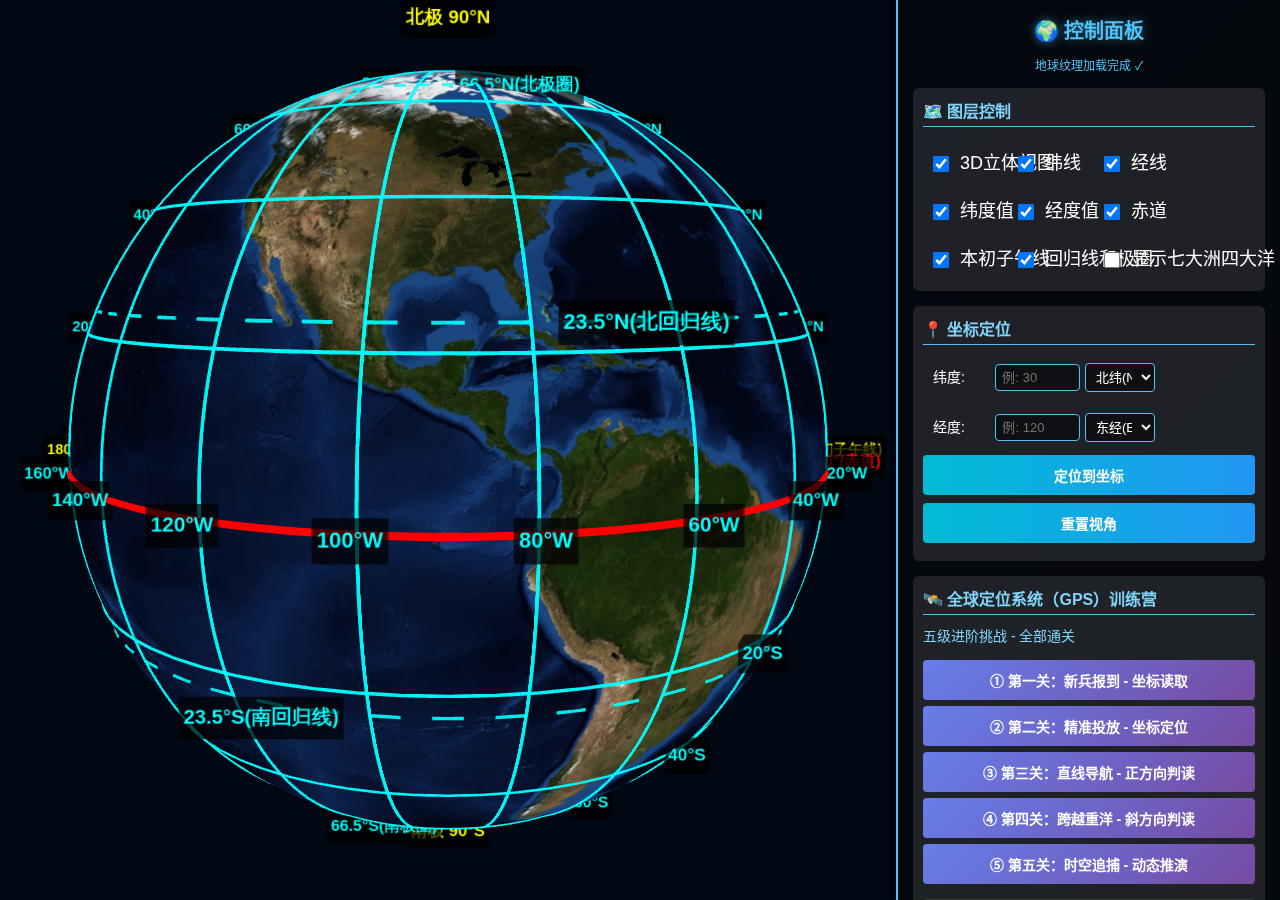
<file: index.html>
<!DOCTYPE html>
<html lang="zh-CN">
<head>
    <meta charset="UTF-8">
    <meta name="viewport" content="width=device-width, initial-scale=1.0">
    <title>3D地球地理教学系统</title>
    <link rel="stylesheet" href="style.css">
</head>
<body>
    <div id="container">
        <canvas id="earthCanvas"></canvas>
        
        <!-- 控制面板 -->
        <div id="controlPanel">
            <h2>🌍 控制面板</h2>
            <div style="text-align: center; color: #4fc3f7; margin-bottom: 15px; font-size: 12px;">
                <span id="statusIndicator">系统初始化中...</span>
            </div>
            
            <!-- 图层控制 -->
            <div class="control-group">
                <h3>🗺️ 图层控制</h3>
                <label>
                    <input type="checkbox" id="view3DToggle" checked> 3D立体视图
                </label>
                <label>
                    <input type="checkbox" id="latitudeLineToggle" checked> 纬线
                </label>
                <label>
                    <input type="checkbox" id="longitudeLineToggle" checked> 经线
                </label>
                <label>
                    <input type="checkbox" id="latitudeValueToggle" checked> 纬度值
                </label>
                <label>
                    <input type="checkbox" id="longitudeValueToggle" checked> 经度值
                </label>
                <label>
                    <input type="checkbox" id="equatorToggle" checked> 赤道
                </label>
                <label>
                    <input type="checkbox" id="primeMeridianToggle" checked> 本初子午线
                </label>
                <label>
                    <input type="checkbox" id="tropicsToggle" checked> 回归线和极圈
                </label>
                <label>
                    <input type="checkbox" id="continentsToggle"> 显示七大洲四大洋
                </label>
            </div>
            
            <!-- 坐标定位 -->
            <div class="control-group">
                <h3>📍 坐标定位</h3>
                <div class="input-group">
                    <label for="latitude">纬度:</label>
                    <input type="number" id="latitude" placeholder="例: 30" min="-90" max="90">
                    <select id="latDirection">
                        <option value="N">北纬(N)</option>
                        <option value="S">南纬(S)</option>
                    </select>
                </div>
                <div class="input-group">
                    <label for="longitude">经度:</label>
                    <input type="number" id="longitude" placeholder="例: 120" min="-180" max="180">
                    <select id="lonDirection">
                        <option value="E">东经(E)</option>
                        <option value="W">西经(W)</option>
                    </select>
                </div>
                <button id="locateBtn">定位到坐标</button>
                <button id="resetViewBtn">重置视角</button>
            </div>
            
            <!-- GPS训练营游戏 -->
            <div class="control-group" id="gameMenuPanel">
                <h3>🛰️ 全球定位系统（GPS）训练营</h3>
                <p style="font-size: 14px; color: #81d4fa; margin-bottom: 15px;">五级进阶挑战 - 全部通关</p>
                <button id="startLevel1Btn" class="level-btn">① 第一关：新兵报到 - 坐标读取</button>
                <button id="startLevel2Btn" class="level-btn">② 第二关：精准投放 - 坐标定位</button>
                <button id="startLevel3Btn" class="level-btn">③ 第三关：直线导航 - 正方向判读</button>
                <button id="startLevel4Btn" class="level-btn">④ 第四关：跨越重洋 - 斜方向判读</button>
                <button id="startLevel5Btn" class="level-btn">⑤ 第五关：时空追捕 - 动态推演</button>
                <div style="margin-top: 15px; padding: 10px; background: rgba(76, 175, 80, 0.2); border-radius: 4px;">
                    <p style="font-size: 13px; color: #a5d6a7; margin: 0;">✅ 已通关：<span id="passedLevels">0</span> / 5</p>
                </div>
            </div>
            
            <!-- 游戏关卡界面 -->
            <div class="control-group" id="gameLevelPanel" style="display: none;">
                <button id="backToMenuBtn" class="back-btn">← 返回主菜单</button>
                <h3 id="levelTitle">🎮 关卡标题</h3>
                
                <!-- 情境介绍 -->
                <div class="story-box">
                    <p id="storyText" style="font-size: 14px; line-height: 1.8; color: #b3e5fc;"></p>
                </div>
                
                <!-- 任务指令 -->
                <div class="mission-box">
                    <h4>📜 任务指令：</h4>
                    <p id="missionText" style="font-size: 15px; line-height: 1.8; color: #ffeb3b;"></p>
                </div>
                
                <!-- 提示 -->
                <div class="hint-box">
                    <p id="hintText" style="font-size: 13px; color: #90caf9;"></p>
                </div>
                
                <!-- 选项按钮（用于选择题） -->
                <div id="optionsContainer" class="options-container" style="display: none;">
                    <button class="option-btn" data-option="A">A</button>
                    <button class="option-btn" data-option="B">B</button>
                    <button class="option-btn" data-option="C">C</button>
                    <button class="option-btn" data-option="D">D</button>
                </div>
                
                <!-- 实时经纬度显示（用于第二关） -->
                <div id="realtimeCoords" style="display: none; margin: 15px 0; padding: 10px; background: rgba(0, 150, 136, 0.2); border-radius: 4px; text-align: center;">
                    <p style="font-size: 14px; color: #4fc3f7; margin: 0;">🎯 当前鼠标位置：<span id="mouseCoords" style="color: #ffeb3b; font-weight: bold;">--</span></p>
                </div>
                
                <!-- 操作按钮 -->
                <div class="action-buttons">
                    <button id="submitAnswerBtn" class="submit-btn">✅ 提交答案</button>
                    <button id="showHintBtn" class="hint-btn">💡 显示提示</button>
                </div>
                
                <!-- AI反馈 -->
                <div class="feedback-box">
                    <h4>🤖 AI反馈：</h4>
                    <p id="gameFeedbackText" style="font-size: 15px; line-height: 1.8;"></p>
                </div>
            </div>
        </div>
    </div>
    
    <!-- 引入Three.js库（使用本地文件） -->
    <script src="three.min.js"></script>
    <script src="OrbitControls.js"></script>
    <script src="tween.umd.js"></script>
    <!-- 引入自定义脚本 -->
    <script src="main.js"></script>
</body>
</html>
</file>
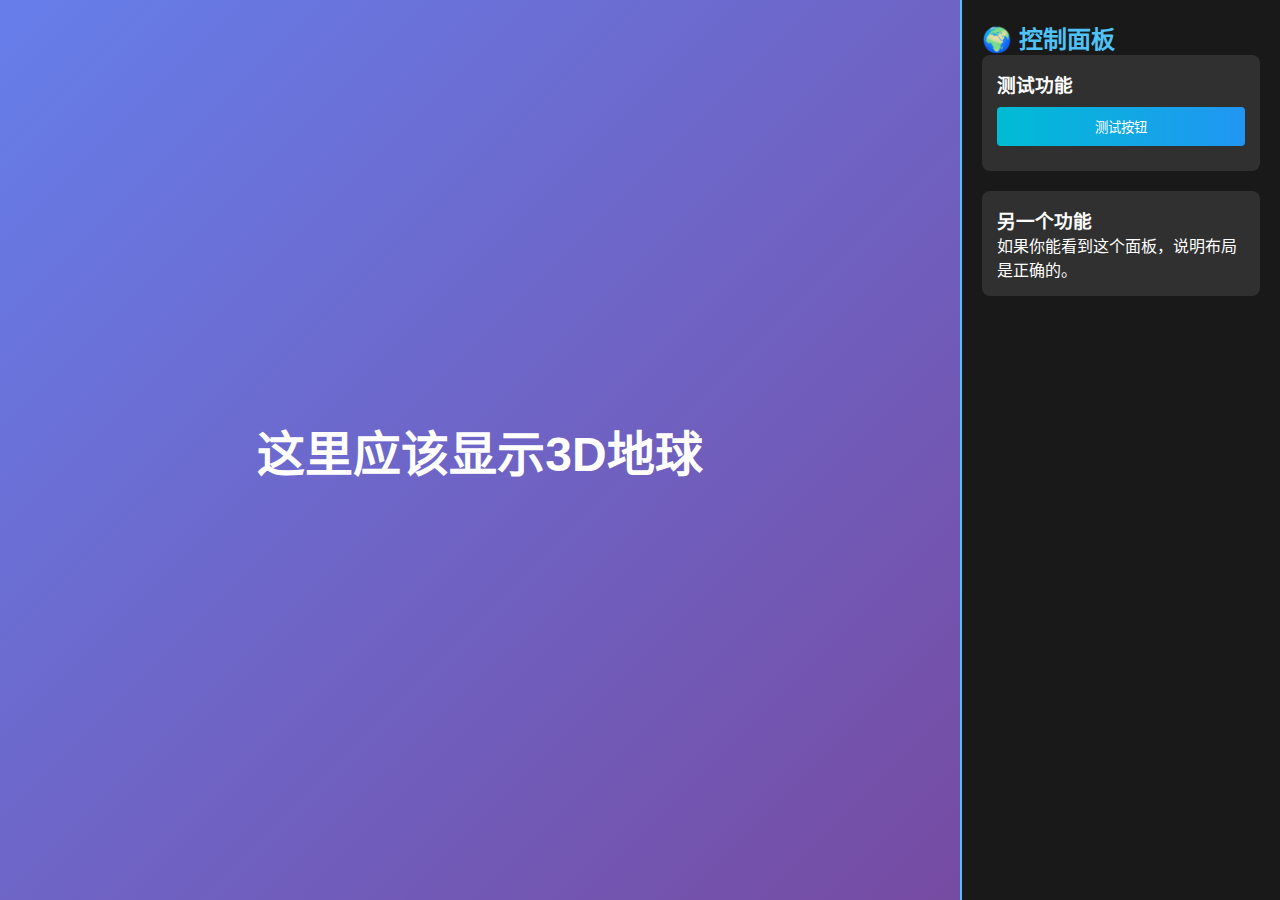
<file: test.html>
<!DOCTYPE html>
<html lang="zh-CN">
<head>
    <meta charset="UTF-8">
    <meta name="viewport" content="width=device-width, initial-scale=1.0">
    <title>布局测试</title>
    <style>
        * {
            margin: 0;
            padding: 0;
            box-sizing: border-box;
        }
        
        body {
            font-family: Arial, sans-serif;
            height: 100vh;
            overflow: hidden;
        }
        
        #container {
            display: flex;
            height: 100vh;
            width: 100vw;
        }
        
        #leftPanel {
            width: calc(100% - 320px);
            height: 100%;
            background: linear-gradient(135deg, #667eea 0%, #764ba2 100%);
            display: flex;
            align-items: center;
            justify-content: center;
            color: white;
            font-size: 24px;
        }
        
        #rightPanel {
            width: 320px;
            min-width: 320px;
            max-width: 320px;
            background: rgba(0, 0, 0, 0.9);
            padding: 20px;
            overflow-y: auto;
            color: white;
            border-left: 2px solid #4fc3f7;
        }
        
        .control-group {
            margin-bottom: 20px;
            padding: 15px;
            background: rgba(255, 255, 255, 0.1);
            border-radius: 8px;
        }
        
        button {
            width: 100%;
            padding: 10px;
            margin: 10px 0;
            background: linear-gradient(to right, #00bcd4, #2196f3);
            color: white;
            border: none;
            border-radius: 4px;
            cursor: pointer;
        }
    </style>
</head>
<body>
    <div id="container">
        <div id="leftPanel">
            <h1>这里应该显示3D地球</h1>
        </div>
        <div id="rightPanel">
            <h2 style="color: #4fc3f7;">🌍 控制面板</h2>
            <div class="control-group">
                <h3>测试功能</h3>
                <button onclick="alert('按钮工作正常！')">测试按钮</button>
            </div>
            <div class="control-group">
                <h3>另一个功能</h3>
                <p>如果你能看到这个面板，说明布局是正确的。</p>
            </div>
        </div>
    </div>
</body>
</html>
</file>
<file: style.css>
/* 全局样式 */
* {
    margin: 0;
    padding: 0;
    box-sizing: border-box;
}

body {
    font-family: 'Microsoft YaHei', Arial, sans-serif;
    background: linear-gradient(135deg, #1a2a6c, #2c3e50);
    color: #fff;
    height: 100vh;
    overflow: hidden;
}

#container {
    display: flex;
    height: 100vh;
    width: 100vw;
    position: relative;
}

/* 地球画布 */
#earthCanvas {
    width: 70%;  /* 地球区域厀70% */
    height: 100%;
    display: block;
    /* 触摸屏优化 */
    touch-action: none;  /* 禁用浏览器默认触摸手势，由Three.js完全控制 */
    user-select: none;   /* 禁止选中文本 */
    -webkit-user-select: none;
    -webkit-touch-callout: none;  /* 禁用iOS长按菜单 */
}

/* 控制面板 */
#controlPanel {
    width: 30%;  /* 右侧菜单区域厀30% */
    min-width: 350px;  /* 设置最小宽度，防止过窄 */
    background: rgba(0, 0, 0, 0.85);
    padding: 15px;  /* 减少内边距，从20px改为15px */
    overflow-y: auto;
    box-shadow: -2px 0 10px rgba(0, 0, 0, 0.5);
    z-index: 1000;
    border-left: 2px solid #4fc3f7;
}

#controlPanel h2 {
    text-align: center;
    margin-bottom: 12px;  /* 减少间距，从20px改为12px */
    color: #4fc3f7;
    font-size: 20px;  /* 稍微缩小字体 */
    text-shadow: 0 0 10px rgba(79, 195, 247, 0.5);
}

.control-group {
    margin-bottom: 15px;  /* 减少间距，从25px改为15px */
    padding: 10px;  /* 减少内边距，从15px改为10px */
    background: rgba(255, 255, 255, 0.1);
    border-radius: 6px;  /* 稍微减小圆角 */
}

.control-group h3 {
    margin-bottom: 10px;  /* 减少间距，从15px改为10px */
    color: #81d4fa;
    border-bottom: 1px solid #4fc3f7;
    padding-bottom: 4px;  /* 减少内边距 */
    font-size: 16px;  /* 稍微缩小字体 */
}

/* 复选框样式 */
.control-group label {
    display: inline-block;  /* 改为inline-block，支持横向排列 */
    margin: 5px 8px 5px 0;  /* 调整间距，右侧留出间隔 */
    cursor: pointer;
    font-size: 18px;  /* 调大字体，从14px改为15px */
    padding: 6px 10px;  /* 增加内边距，让复选框更好点击 */
    border-radius: 4px;
    transition: background-color 0.2s;
    white-space: nowrap;  /* 防止文字换行 */
    width: calc(25% - 10px);  /* 每行4个，留出间距 */
    box-sizing: border-box;
}

.control-group label:hover {
    background-color: rgba(255, 255, 255, 0.1);
}

.control-group input[type="checkbox"] {
    margin-right: 6px;
    cursor: pointer;
    width: 16px;  /* 调大复选框 */
    height: 16px;
    vertical-align: middle;  /* 垂直居中对齐 */
}

/* 输入组 */
.input-group {
    margin: 8px 0;  /* 减少间距，从10px改为8px */
}

.input-group label {
    display: inline-block;
    width: 60px;
    margin-right: 8px;  /* 稍微减少间距 */
    font-size: 14px;  /* 缩小字体 */
}

.input-group input, .input-group select {
    padding: 5px 6px;  /* 减少内边距 */
    border-radius: 4px;
    border: 1px solid #4fc3f7;
    background: rgba(0, 0, 0, 0.5);
    color: white;
    width: 70px;
    font-size: 13px;  /* 缩小字体 */
}

.input-group input {
    width: 85px;  /* 稍微减小 */
}

/* 按钮样式 */
button {
    display: block;
    width: 100%;
    padding: 10px;  /* 减少内边距，从12px改为10px */
    margin: 8px 0;  /* 减少间距，从10px改为8px */
    background: linear-gradient(to right, #00bcd4, #2196f3);
    color: white;
    border: none;
    border-radius: 4px;
    cursor: pointer;
    font-weight: bold;
    font-size: 14px;  /* 缩小字体 */
    transition: all 0.3s;
}

button:hover {
    background: linear-gradient(to right, #2196f3, #00bcd4);
    transform: translateY(-2px);
    box-shadow: 0 4px 8px rgba(0, 0, 0, 0.3);
}

button:active {
    transform: translateY(0);
}

/* 线索容器 */
#clueContainer {
    background: rgba(255, 255, 255, 0.1);
    padding: 8px;  /* 减少内边距，从10px改为8px */
    border-radius: 4px;
    margin: 10px 0;  /* 减少间距，从15px改为10px */
    min-height: 50px;  /* 减小最小高度 */
}

#clueText {
    font-style: italic;
    color: #b3e5fc;
    font-size: 14px;  /* 缩小字体 */
    line-height: 1.5;  /* 稍微减小行高 */
}

/* 反馈容器 */
#feedbackContainer {
    background: rgba(255, 255, 255, 0.1);
    padding: 8px;  /* 减少内边距，从10px改为8px */
    border-radius: 4px;
    min-height: 60px;  /* 减小最小高度 */
}

#feedbackText {
    color: #ffcc80;
    font-size: 14px;  /* 缩小字体 */
    line-height: 1.5;  /* 稍微减小行高 */
}

/* 游戏关卡样式 */
.level-btn {
    margin: 6px 0;  /* 减少间距，从8px改为6px */
    background: linear-gradient(135deg, #667eea 0%, #764ba2 100%);
    padding: 10px;  /* 减少内边距，从12px改为10px */
    font-size: 14px;  /* 缩小字体 */
}

.level-btn:hover {
    background: linear-gradient(135deg, #764ba2 0%, #667eea 100%);
    transform: translateY(-2px);
}

.back-btn {
    background: linear-gradient(to right, #757575, #616161);
    margin-bottom: 10px;  /* 减少间距，从15px改为10px */
    font-size: 13px;  /* 缩小字体 */
    padding: 8px;
}

.back-btn:hover {
    background: linear-gradient(to right, #616161, #757575);
}

.story-box {
    background: rgba(33, 150, 243, 0.15);
    padding: 10px;  /* 减少内边距，从12px改为10px */
    border-radius: 6px;
    border-left: 4px solid #2196f3;
    margin: 10px 0;  /* 减少间距，从15px改为10px */
}

.mission-box {
    background: rgba(255, 235, 59, 0.15);
    padding: 10px;  /* 减少内边距，从12px改为10px */
    border-radius: 6px;
    border-left: 4px solid #ffeb3b;
    margin: 10px 0;  /* 减少间距，从15px改为10px */
}

.mission-box h4 {
    color: #ffeb3b;
    margin: 0 0 8px 0;  /* 减少间距 */
    font-size: 14px;  /* 缩小字体 */
}

.hint-box {
    background: rgba(156, 39, 176, 0.15);
    padding: 8px;  /* 减少内边距，从10px改为8px */
    border-radius: 6px;
    margin: 10px 0;  /* 减少间距，从15px改为10px */
    display: none;
}

.hint-box.show {
    display: block;
}

.action-buttons {
    display: flex;
    gap: 8px;  /* 减少间距，从10px改为8px */
    margin: 10px 0;  /* 减少间距，从15px改为10px */
}

.submit-btn {
    flex: 2;
    background: linear-gradient(to right, #4caf50, #66bb6a);
}

.submit-btn:hover {
    background: linear-gradient(to right, #66bb6a, #4caf50);
}

.hint-btn {
    flex: 1;
    background: linear-gradient(to right, #ff9800, #ffa726);
}

.hint-btn:hover {
    background: linear-gradient(to right, #ffa726, #ff9800);
}

.feedback-box {
    background: rgba(0, 188, 212, 0.15);
    padding: 10px;  /* 减少内边距，从12px改为10px */
    border-radius: 6px;
    border-left: 4px solid #00bcd4;
    margin: 10px 0;  /* 减少间距，从15px改为10px */
    min-height: 60px;  /* 减小最小高度 */
}

.feedback-box h4 {
    color: #00bcd4;
    margin: 0 0 8px 0;  /* 减少间距 */
    font-size: 14px;  /* 缩小字体 */
}

.feedback-box p {
    color: #b3e5fc;
    margin: 0;
    font-size: 14px;  /* 添加字体大小 */
    line-height: 1.5;  /* 添加行高 */
}

/* 选项按钮容器样式 */
.options-container {
    display: grid;
    grid-template-columns: repeat(2, 1fr);
    gap: 10px;
    margin: 15px 0;
}

.option-btn {
    padding: 15px 10px;
    background: linear-gradient(135deg, #667eea 0%, #764ba2 100%);
    border: 2px solid transparent;
    border-radius: 8px;
    color: white;
    font-size: 14px;
    font-weight: bold;
    cursor: pointer;
    transition: all 0.3s;
    text-align: left;
    line-height: 1.6;
}

.option-btn:hover {
    background: linear-gradient(135deg, #764ba2 0%, #667eea 100%);
    border-color: #ffeb3b;
    transform: translateY(-2px);
    box-shadow: 0 4px 12px rgba(102, 126, 234, 0.4);
}

.option-btn.selected {
    background: linear-gradient(135deg, #4caf50 0%, #66bb6a 100%);
    border-color: #4caf50;
    box-shadow: 0 0 15px rgba(76, 175, 80, 0.6);
}

.option-btn.correct {
    background: linear-gradient(135deg, #4caf50 0%, #66bb6a 100%);
    border-color: #4caf50;
    animation: correctPulse 0.6s ease;
}

.option-btn.wrong {
    background: linear-gradient(135deg, #f44336 0%, #e57373 100%);
    border-color: #f44336;
    animation: wrongShake 0.5s ease;
}

@keyframes correctPulse {
    0%, 100% { transform: scale(1); }
    50% { transform: scale(1.05); }
}

@keyframes wrongShake {
    0%, 100% { transform: translateX(0); }
    25% { transform: translateX(-10px); }
    75% { transform: translateX(10px); }
}

/* 响应式设计 */
@media (max-width: 768px) {
    #container {
        flex-direction: column;
    }
    
    #controlPanel {
        width: 100%;
        height: 300px;
    }
}
</file>
